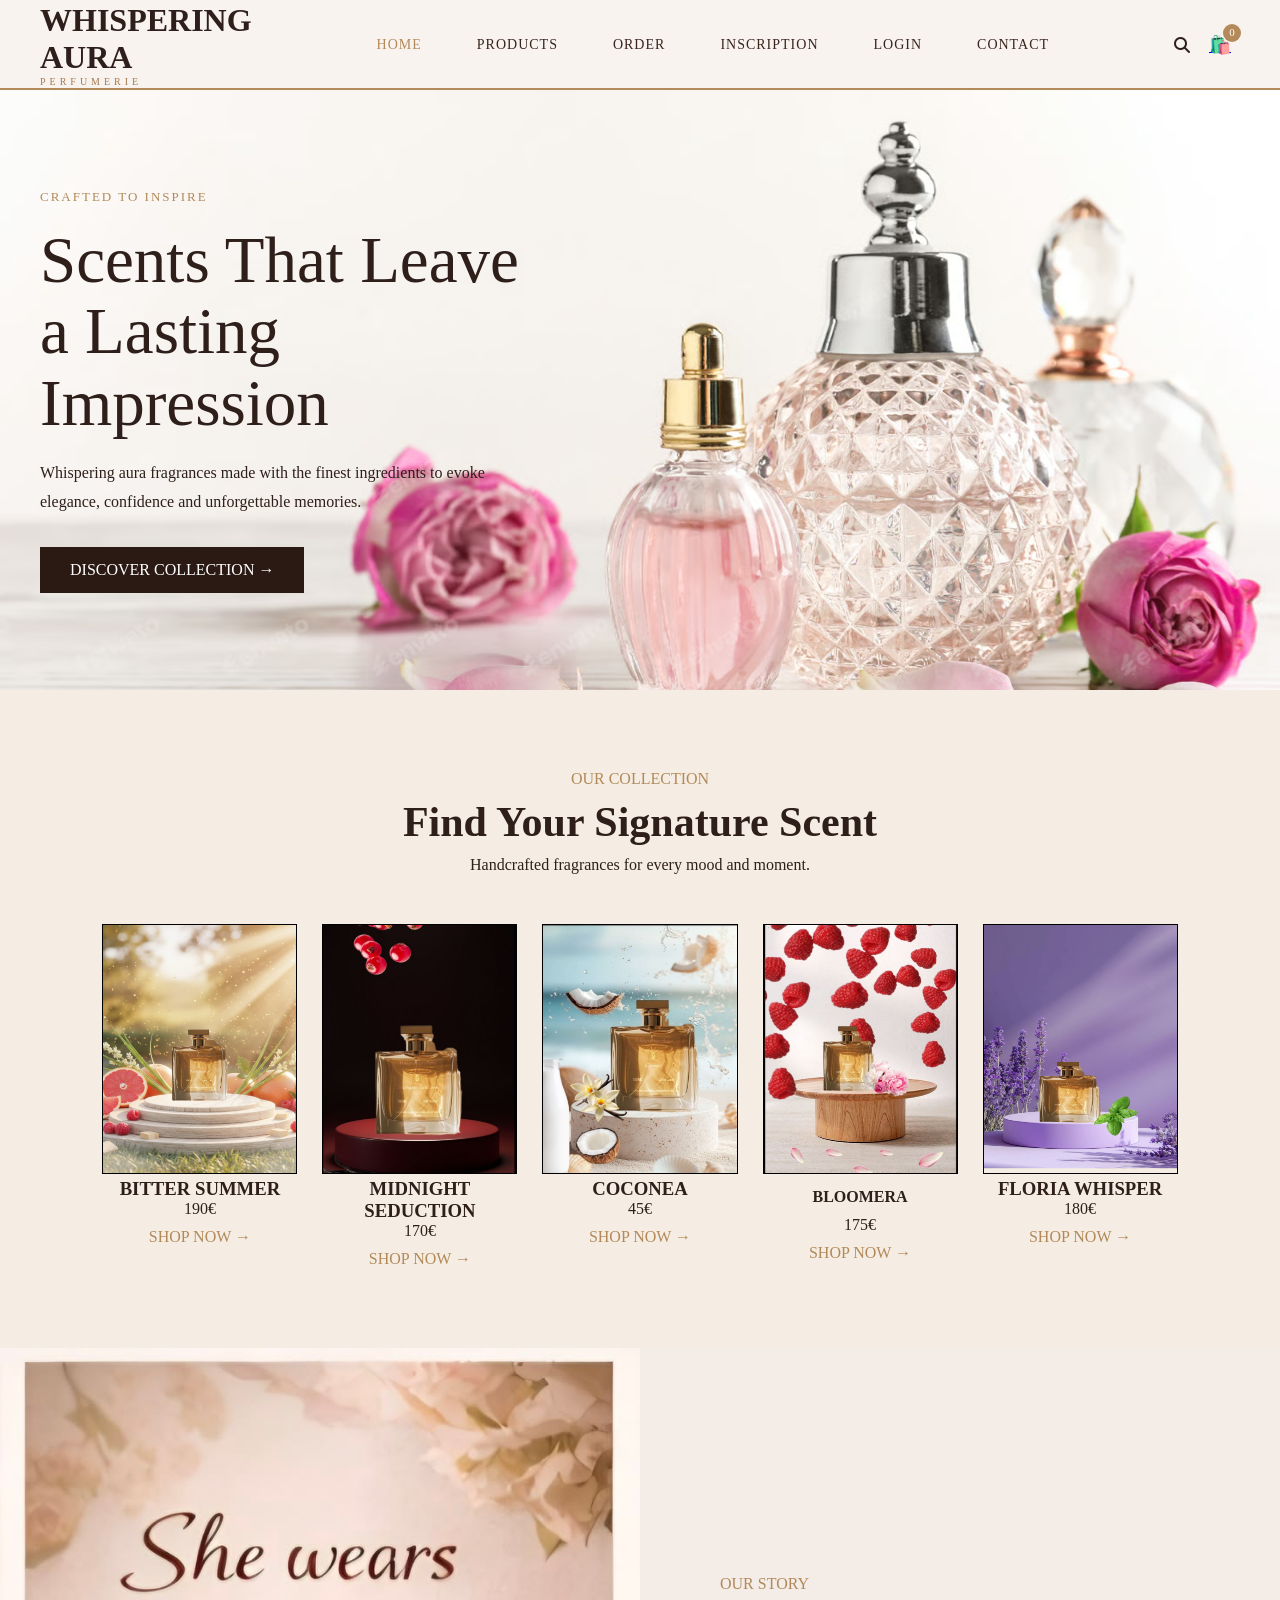
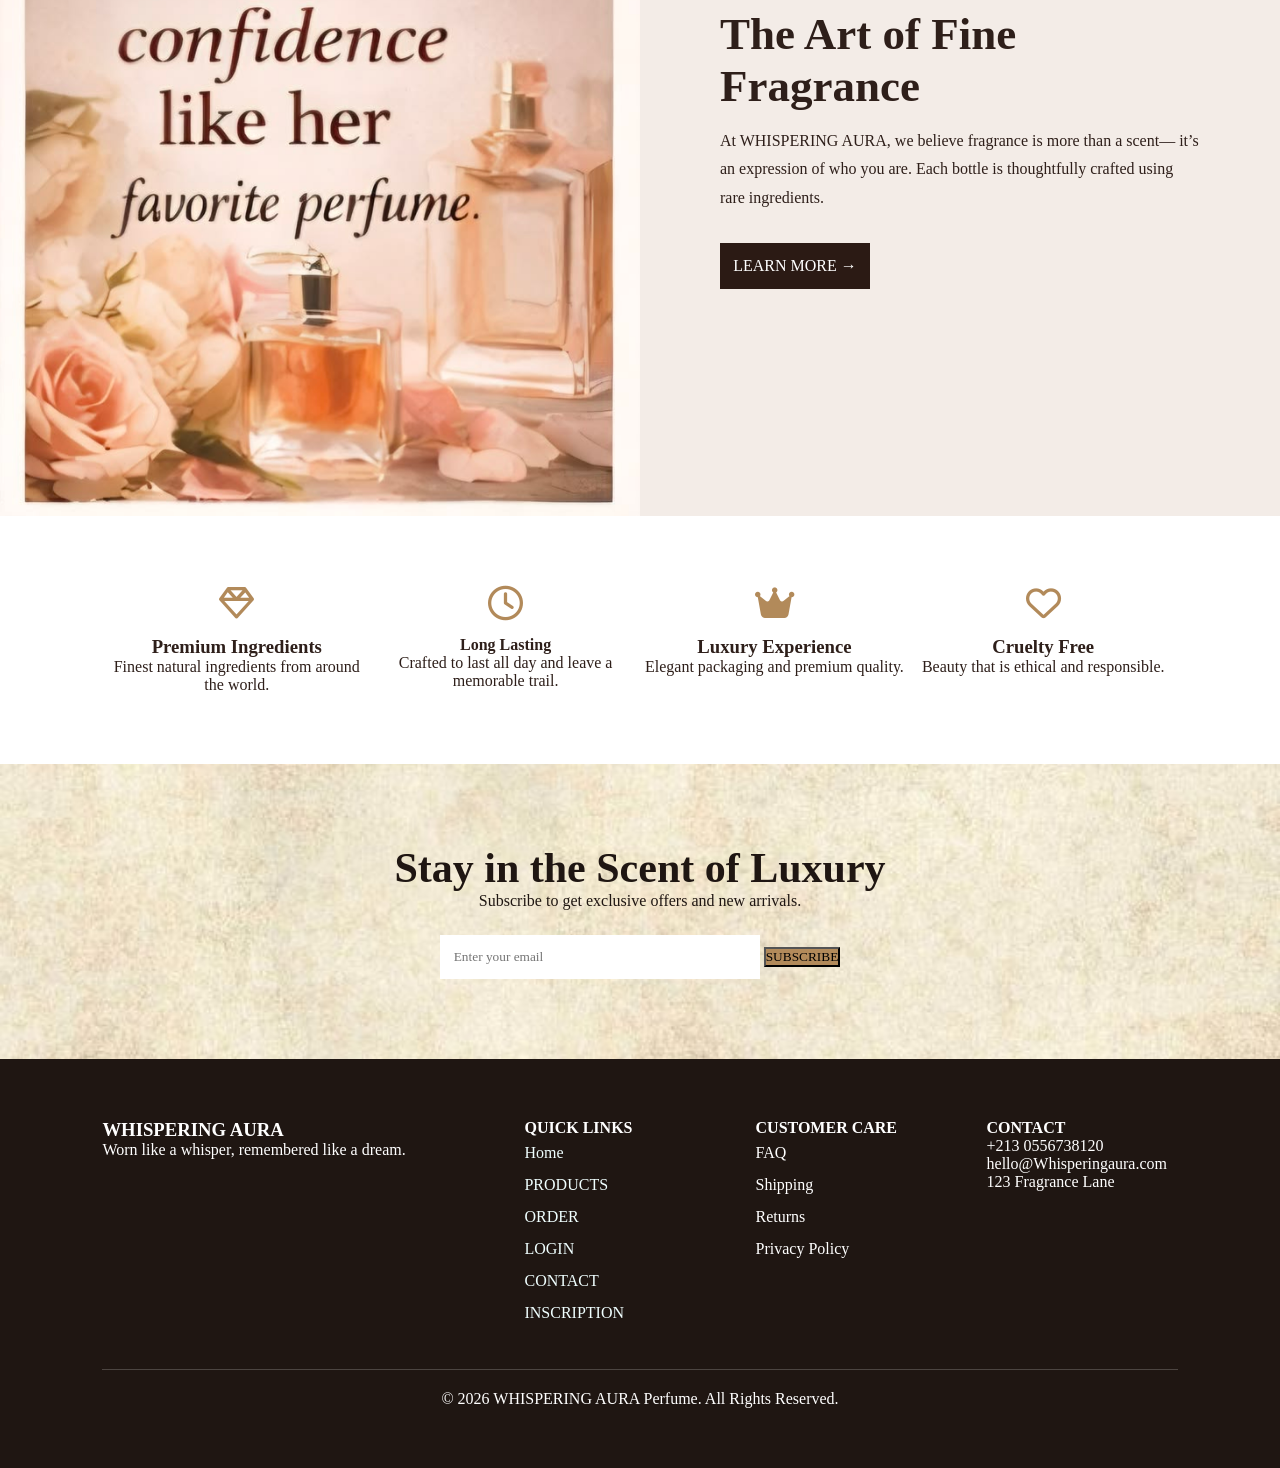
<file: index.html>
<!DOCTYPE html>
<html lang="en">
<head>
<meta charset="UTF-8">
<meta name="viewport" content="width=device-width, initial-scale=1.0">
<title>Whispering aura Perfumerie</title>
<link rel="stylesheet" href="./styles/index.css">
<link rel="stylesheet" href="./styles/navbar.css">
<link rel="stylesheet" href="https://cdnjs.cloudflare.com/ajax/libs/font-awesome/6.5.1/css/all.min.css">
</head>
<body>

    <div id="navbar-container"></div>
    <script src="javaScript/navbar.js"></script>

<!-- HERO -->
<section class="hero">
    <div class="hero-text">
        <span>CRAFTED TO INSPIRE</span>
        <h1>Scents That Leave a Lasting Impression</h1>
        <p>
            Whispering aura fragrances made with the finest ingredients
            to evoke elegance, confidence and unforgettable memories.
        </p>

        <a href="./content/products.html" class="me"> DISCOVER COLLECTION → </a> 
    </div>

    <div class="hero-image" ></div>
</section>

<!-- COLLECTION -->
<section class="collection">
    <p class="section-title">OUR COLLECTION</p>
    <h2>Find Your Signature Scent</h2>
    <p>Handcrafted fragrances for every mood and moment.</p>

    <div class="products">

        <div class="product">
            <img src="images/BitterSummer.png" alt="Bitter Summer">
            <h3>BITTER SUMMER</h3>
            <span>190€</span>
            <a href="content/products.html">SHOP NOW →</a>
        </div>

        <div class="product">
            <img src="images/MidnightSeduction.png" alt="Midnight Seduction">
            <h3>MIDNIGHT SEDUCTION</h3>
            <span>170€</span>
            <a href="content/products.html">SHOP NOW →</a>
        </div>

        <div class="product">
            <img src="images/Coconea.png" alt="Coconea">
            <h3>COCONEA</h3>
            <span>45€</span>
            <a href="content/products.html">SHOP NOW →</a>
        </div>

        <div class="product">
            <img src="images/Bloomera.png" alt="Bloomera">
            <h4>BLOOMERA</h4>
            <span>175€</span>
            <a href="content/products.html">SHOP NOW →</a>
        </div>

        <div class="product">
            <img src="images/FloriaWhisper.png" alt="Floria Whisper">
            <h3>FLORIA WHISPER</h3>
            <span>180€</span>
            <a href="content/products.html">SHOP NOW →</a>
        </div>

    </div>
</section>

<!-- STORY -->
<section class="story">

    <div class="story-image">
        <img src="images/story.jpeg" alt="story image">
    </div>

    <div class="story-content">
        <span>OUR STORY</span>
        <h2>The Art of Fine Fragrance</h2>

        <p>
            At WHISPERING AURA, we believe fragrance is more than a scent—
            it’s an expression of who you are.
            Each bottle is thoughtfully crafted using rare ingredients.
        </p>
        
        <a  href="./content/products.html" class="btn">
        LEARN MORE →</a>
    </div>

</section>

<!-- FEATURES -->
<section class="features">

    <div class="feature">
        <i class="fa-regular fa-gem"></i>
        <h3>Premium Ingredients</h3>
        <p>Finest natural ingredients from around the world.</p>
    </div>

    <div class="feature">
        <i class="fa-regular fa-clock"></i>
        <h4>Long Lasting</h4>
        <p>Crafted to last all day and leave a memorable trail.</p>
    </div>

    <div class="feature">
        <i class="fa-solid fa-crown"></i>
        <h3>Luxury Experience</h3>
        <p>Elegant packaging and premium quality.</p>
    </div>

    <div class="feature">
        <i class="fa-regular fa-heart"></i>
        <h3>Cruelty Free</h3>
        <p>Beauty that is ethical and responsible.</p>
    </div>

</section>

<!-- NEWSLETTER -->
<section class="newsletter">

    <h2>Stay in the Scent of Luxury</h2>
    <p>Subscribe to get exclusive offers and new arrivals.</p>

    <div class="subscribe">
        <input type="email" placeholder="Enter your email">
        <button>SUBSCRIBE</button>
    </div>

</section>

<!-- FOOTER -->
<footer>

    <div class="footer-grid">

        <div>
            <h3>WHISPERING AURA</h3>
            <p>
                Worn like a whisper, remembered like a dream.
            </p>
        </div>

        <div>
            <h4>QUICK LINKS</h4>
            <ul>
                <li><a href="index.html" style="color: azure; text-decoration: none;">Home</a></li>
                <li><a href="content/products.html" style="color: azure; text-decoration: none;">PRODUCTS</a></li>
                <li><a href="content/order.html" style="color: azure; text-decoration: none;">ORDER</a></li>
                <li><a href="content/login.html" style="color: azure; text-decoration: none;" >LOGIN</a></li>
                <li><a href="content/contact.html" style="color: azure; text-decoration: none;">CONTACT</a></li>
                <li><a href="content/Inscription.html" style="color: azure; text-decoration: none;">INSCRIPTION</a></li>
            </ul>
        </div>

        <div>
            <h4>CUSTOMER CARE</h4>
            <ul>
                <li>FAQ</li>
                <li>Shipping</li>
                <li>Returns</li>
                <li>Privacy Policy</li>
            </ul>
        </div>

        <div>
            <h4>CONTACT</h4>
            <p>+213 0556738120 </p>
            <p>hello@Whisperingaura.com</p>
            <p>123 Fragrance Lane</p>
        </div>

    </div>

    <div class="copyright">
        © 2026 WHISPERING AURA Perfume. All Rights Reserved.
    </div>

</footer>

<script src="./javaScript/index.js"></script>
</body>
</html>
</file>
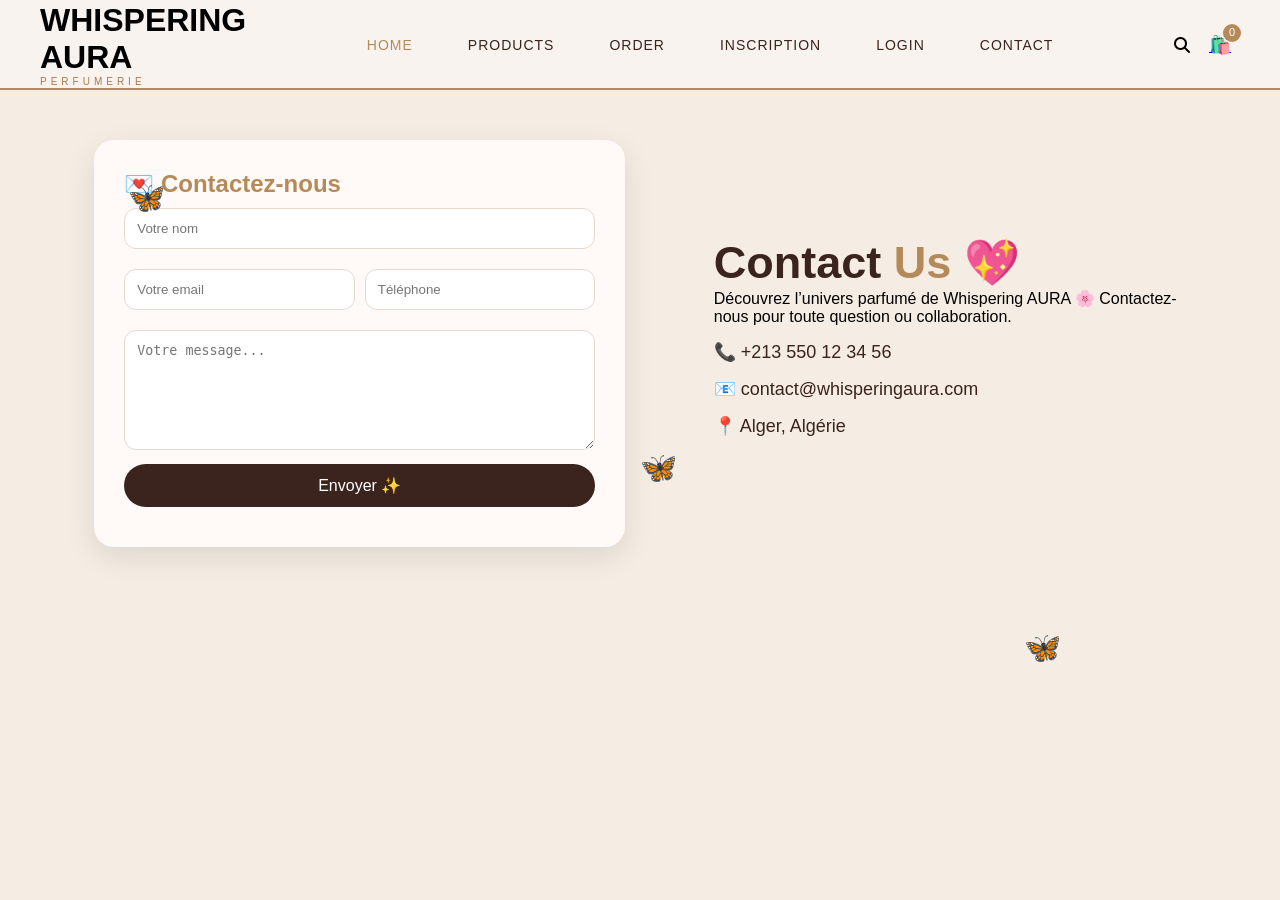
<file: content/contact.html>
<!DOCTYPE html>
<html lang="en">
<head>
    <meta charset="UTF-8">
    <title>contact page</title>
    <link rel="stylesheet" href="../styles/contact.css">
    <link rel="stylesheet" href="../styles/navbar.css">
    <link rel="stylesheet" href="https://cdnjs.cloudflare.com/ajax/libs/font-awesome/6.5.1/css/all.min.css">

</head>
<body>

    <div id="navbar-container"></div>
    <script src="../javaScript/navbar.js"></script>

<main class="container">

    <!-- FORM -->
    <section class="form-section glass">
        <h2>💌 Contactez-nous</h2>

        <form id="contactForm">

            <input type="text" id="nom" placeholder="Votre nom">

            <div class="row">
                <input type="email" id="email" placeholder="Votre email">
                <input type="text" id="phone" placeholder="Téléphone">
            </div>

            <textarea id="message" placeholder="Votre message..."></textarea>

            <button type="submit"> Envoyer ✨ </button>
        </form>

            <p id="successMessage"></p>
        
        </section>

    <!-- INFOS -->
    <section class="info-section">
        <h1>Contact <span>Us</span> 💖</h1>

        <p>
            Découvrez l’univers parfumé de Whispering AURA 🌸  
            Contactez-nous pour toute question ou collaboration.
        </p>

        <div class="info">📞 +213 550 12 34 56</div>
        <div class="info">📧 contact@whisperingaura.com</div>
        <div class="info">📍 Alger, Algérie</div>

    </section>

</main>

<!-- papillons -->
<div class="butterfly b1">🦋</div>
<div class="butterfly b2">🦋</div>
<div class="butterfly b3">🦋</div>

<script src="../javaScript/contact.js"></script>

</body>
</html>
</file>
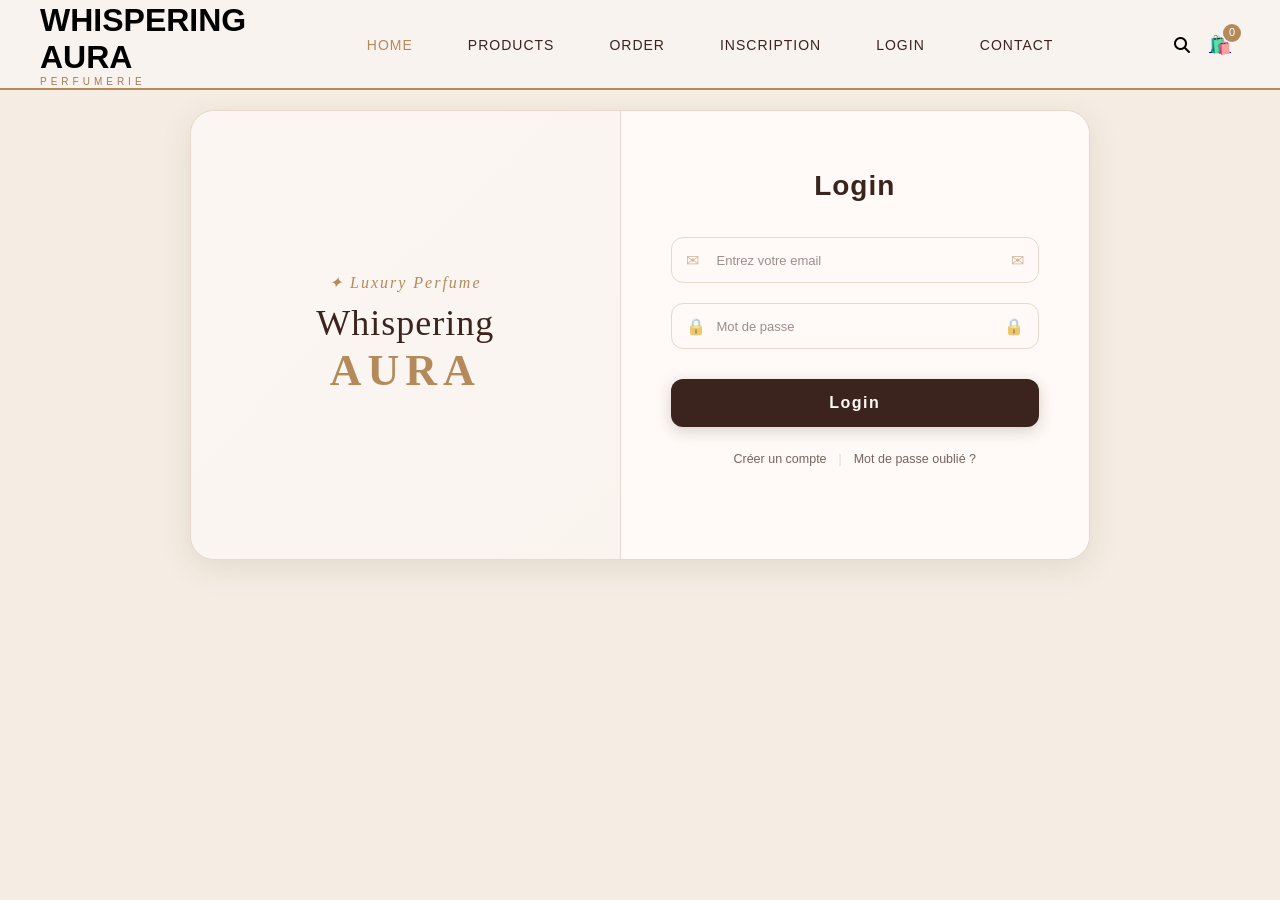
<file: content/login.html>
<!DOCTYPE html>
<html lang="fr">
<head>
    <meta charset="UTF-8">
    <meta name="viewport" content="width=device-width, initial-scale=1.0">
    <title>Whispering AURA - Login</title>
    <link rel="stylesheet" href="../styles/login.css">
    <link rel="stylesheet" href="../styles/navbar.css">
    <link rel="stylesheet" href="https://cdnjs.cloudflare.com/ajax/libs/font-awesome/6.5.1/css/all.min.css">
</head>
<body>

    <!-- Navbar  -->
     <div id="navbar-container"></div>
    <script src="../javaScript/navbar.js"></script>


    <div class="login-container">
        <div class="glass-card">
            <div class="card-left">
                <div class="brand-text">
                    <p class="brand-subtitle">✦ Luxury Perfume</p>
                    <h1 class="brand-name">Whispering<br><span class="brand-accent">AURA</span></h1>
                </div>
            </div>

            <!-- Right Side: Login Form -->
            <div class="card-right">
                <h2 class="login-title">Login</h2>

                <form id="loginForm">
                    <div class="input-group">
                        <span class="input-icon">✉</span>
                        <input type="email" id="email" placeholder="Entrez votre email" required>
                        <span class="input-icon-right">✉</span>
                    </div>

                    <div class="input-group">
                        <span class="input-icon">🔒</span>
                        <input type="password" id="password" placeholder="Mot de passe" required>
                        <span class="input-icon-right">🔒</span>
                    </div>

                    <button type="submit" class="login-btn" id="loginBtn">Login</button>
                </form>

                <div class="form-footer">
                    <a href="../content/Inscription.html" id="createAccount">Créer un compte</a>
                    <span class="separator">|</span>
                    <a href="#" id="forgotPassword">Mot de passe oublié ?</a>
                </div>

                <div class="status-msg" id="statusMsg"></div>
            </div>
        </div>
    </div>

    <script src="../javaScript/login.js"></script>
</body>
</html>
</file>
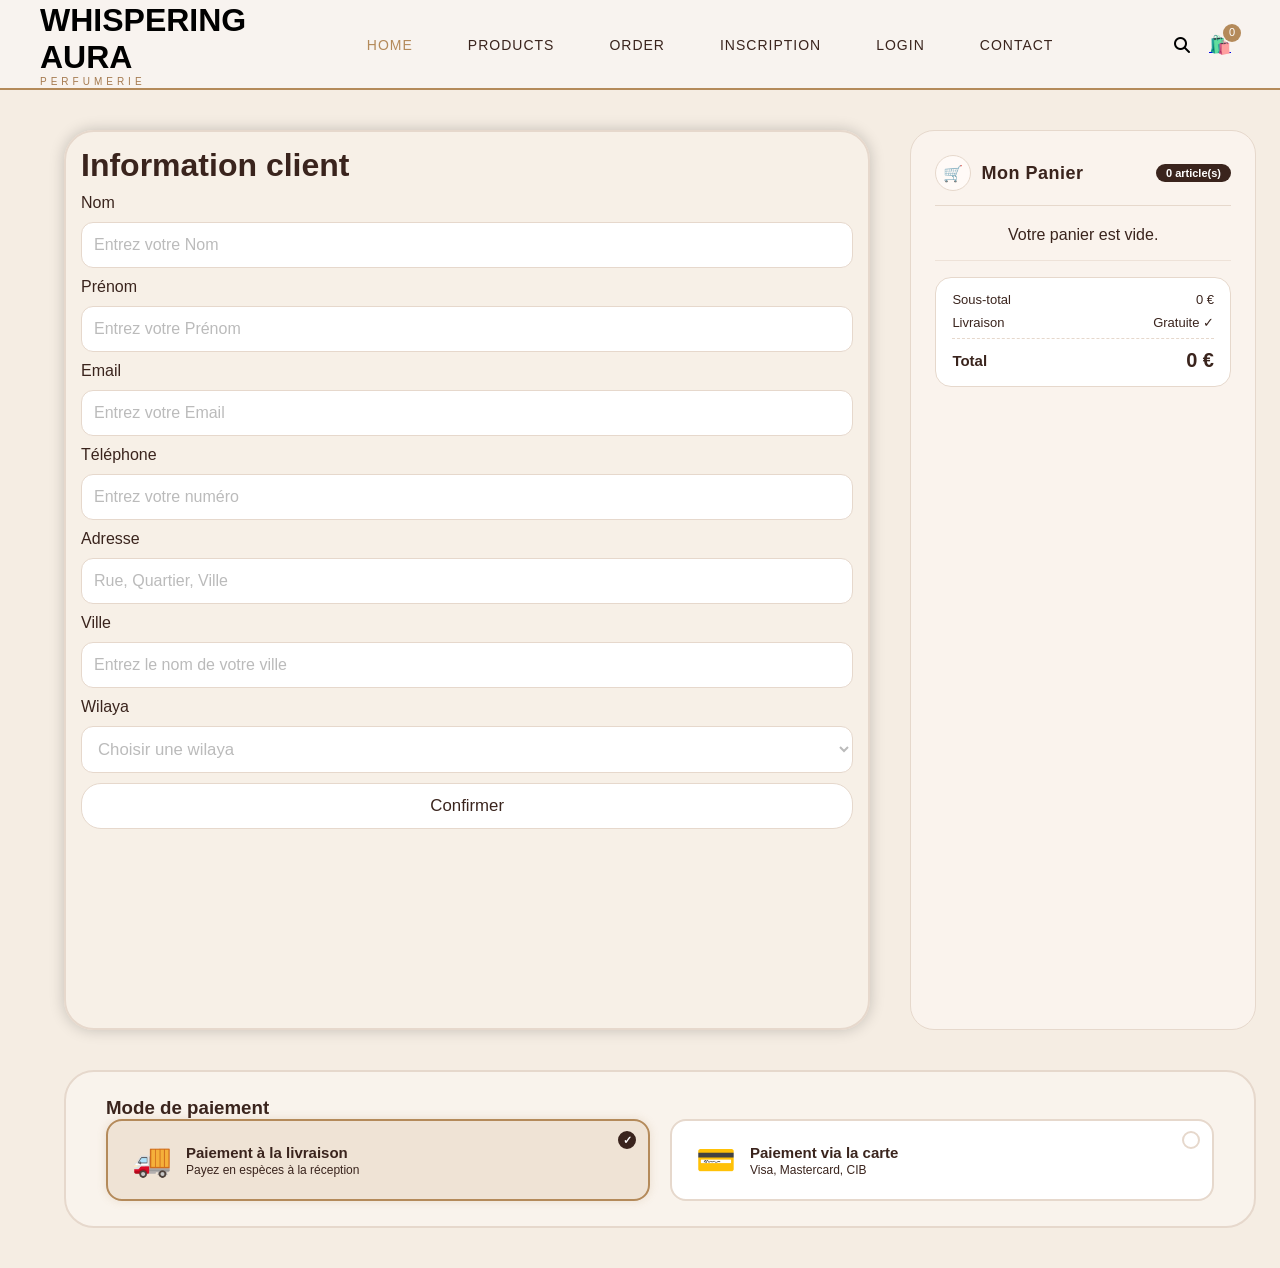
<file: content/order.html>
<!DOCTYPE html>
<html lang="fr">
<head>
    <meta charset="UTF-8">
    <meta name="viewport" content="width=device-width, initial-scale=1.0">
    <title>Order page</title>
    <link rel="stylesheet" href="../styles/order.css">
    <link rel="stylesheet" href="../styles/navbar.css">
    <link rel="stylesheet" href="https://cdnjs.cloudflare.com/ajax/libs/font-awesome/6.5.1/css/all.min.css">
</head>
<body>

    <div id="navbar-container"></div>
    <script src="../javaScript/navbar.js"></script>

<div class="grid-container">

    
    <div class="formulaire">
        <form onsubmit="return validateForm()">
            <h1>Information client</h1>

            <label for="Nom">Nom</label>
            <input type="text" id="Nom" placeholder="Entrez votre Nom">

            <label for="Prénom">Prénom</label>
            <input type="text" id="Prénom" placeholder="Entrez votre Prénom">

            <label for="Email">Email</label>
            <input type="text" id="Email" placeholder="Entrez votre Email">

            <label for="Téléphone">Téléphone</label>
            <input type="text" id="Téléphone" placeholder="Entrez votre numéro">

            <label for="adresse">Adresse</label>
            <input type="text" id="adresse" placeholder="Rue, Quartier, Ville">

            <label for="Ville">Ville</label>
            <input type="text" id="Ville" placeholder="Entrez le nom de votre ville">

            <label for="wilaya-select">Wilaya</label>
            <select id="wilaya-select" required>
                <option value="" disabled selected>Choisir une wilaya</option>
                <option>Adrar</option>
                <option>Chlef</option>
                <option>Laghouat</option>
                <option>Oum El Bouaghi</option>
                <option>Batna</option>
                <option>Béjaïa</option>
                <option>Biskra</option>
                <option>Béchar</option>
                <option>Blida</option>
                <option>Bouira</option>
                <option>Tamanrasset</option>
                <option>Tébessa</option>
                <option>Tlemcen</option>
                <option>Tiaret</option>
                <option>Tizi Ouzou</option>
                <option>Alger</option>
                <option>Djelfa</option>
                <option>Jijel</option>
                <option>Sétif</option>
                <option>Saïda</option>
                <option>Skikda</option>
                <option>Sidi Bel Abbès</option>
                <option>Annaba</option>
                <option>Guelma</option>
                <option>Constantine</option>
                <option>Médéa</option>
                <option>Mostaganem</option>
                <option>M'Sila</option>
                <option>Mascara</option>
                <option>Ouargla</option>
                <option>Oran</option>
                <option>El Bayadh</option>
                <option>Illizi</option>
                <option>Bordj Bou Arreridj</option>
                <option>Boumerdès</option>
                <option>El Tarf</option>
                <option>Tindouf</option>
                <option>Tissemsilt</option>
                <option>El Oued</option>
                <option>Khenchela</option>
                <option>Souk Ahras</option>
                <option>Tipaza</option>
                <option>Mila</option>
                <option>Aïn Defla</option>
                <option>Naâma</option>
                <option>Aïn Témouchent</option>
                <option>Ghardaïa</option>
                <option>Relizane</option>
            </select>
            <input type="submit" value="Confirmer">
        </form>
    </div>

    
    <div class="panier">
    <div class="panier-header">
        <div class="panier-icon">🛒</div>
        <h2>Mon Panier</h2>
        <span class="panier-badge" id="panier-badge">0 article</span>
    </div>

    <div id="contenu-panier"></div>

    <div class="panier-separator"></div>

    <div class="total-section">
        <div class="total-ligne">
            <span>Sous-total</span>
            <span id="sous-total">0 €</span>
        </div>
        <div class="total-ligne">
            <span>Livraison</span>
            <span>Gratuite ✓</span>
        </div>
        <div class="total-final">
            <span class="total-label">Total</span>
            <span class="total-montant" id="affichage-total">0 €</span>
        </div>
    </div>
</div>

   
    <div class="paiment">
        <h3>Mode de paiement</h3>
        <div class="paiement-options">

            <div class="paiement-carte selected" id="carte-livraison" onclick="selectPaiement('livraison')">
                <span class="emoji">🚚</span>
                <div>
                    <div class="label">Paiement à la livraison</div>
                    <div class="sublabel">Payez en espèces à la réception</div>
                </div>
                <div class="checkmark"></div>
            </div>

            <div class="paiement-carte" id="carte-cb" onclick="selectPaiement('cb')">
                <span class="emoji">💳</span>
                <div>
                    <div class="label">Paiement via la carte</div>
                    <div class="sublabel">Visa, Mastercard, CIB</div>
                </div>
                <div class="checkmark"></div>
            </div>

        </div>
    </div>

</div> 

<script src="../javaScript/order.js"></script>

</body>
</html>
</file>
<file: styles/index.css>
*{
margin:0;
padding:0;
box-sizing:border-box;
font-family:'Georgia',serif;
}

body{
background:#f5ede3;
color:#2e1f1a;
}

header{
display:flex;
justify-content:space-between;
align-items:center;
padding:20px 8%;
background:white;
}

.logo h2{
font-size:28px;
}

.logo span{
font-size:11px;
letter-spacing:3px;
}

nav{
display:flex;
gap:35px;
}

nav a{
text-decoration:none;
color:#222;
font-size:14px;
}

.active{
color:#b28a5a;
}

.icons{
display:flex;
gap:20px;
font-size:18px;
cursor:pointer;
}

.icons :hover{
  background-color:#ffedd6 ;
}

.hero-text{
max-width:500px;
margin-left: 40px;
}

.hero-text span{
color:#b28a5a;
letter-spacing:2px;
font-size:13px;
}

.hero-text h1{
font-size:65px;
font-weight:500;
margin:20px 0;
line-height:1.1;
}

.hero-text p{
line-height:1.8;
margin-bottom:30px;
}
.btn{
    display: inline-block;
    padding: 14px 7px;
    text-decoration: none;
    background-color: #2b1a14;
    width: 150px;
    color: white;
    text-align: center;

}
.me{
width: auto;
display: inline-block;
background:#2b1a14;
color:white;
border:none;
padding:14px 30px;
cursor:pointer;
height: auto;
font-size: inherit;
text-decoration: none;
}

.hero{
    display:flex;
    align-items:center;
    justify-content:space-between;


    background-image:url("../images/home1.avif");
    background-size:cover;
    background-position:center;
    background-repeat:no-repeat;
}   

.hero-image{
    width:50%;
    min-height:600px;
}

.collection{
padding:80px 8%;
text-align:center;
}

.section-title{
color:#b28a5a;
margin-bottom:10px;
}

.collection h2{
font-size:42px;
margin-bottom:10px;
}

.products{
display:grid;
grid-template-columns:repeat(5,1fr);
gap:25px;
margin-top:50px;
}

.product img{
width:100%;
height: 250px;
border: 1px solid black;
}

.product h4{
margin:10px 0;
}

.product a{
display:block;
margin-top:10px;
text-decoration:none;
color:#b28a5a;
}

.story{
display:grid;
grid-template-columns:1fr 1fr;
}

.story img{
width:100%;
height:100%;
object-fit:cover;
}

.story-content{
padding:80px;
background:#f3ece7;
display:flex;
flex-direction:column;
justify-content:center;
}

.story-content span{
color:#b28a5a;
}

.story-content h2{
font-size:45px;
margin:15px 0;
}

.story-content p{
line-height:1.8;
margin-bottom:30px;
}

.features{
display:grid;
grid-template-columns:repeat(4,1fr);
padding:70px 8%;
text-align:center;
background:white;
}

.feature i{
font-size:35px;
color:#b28a5a;
margin-bottom:15px;
}

.newsletter{
background:url('../images/backgroundpic.jpg') center/cover;
padding:80px;
text-align:center;
color:#1f1612;
}

.newsletter h2{
font-size:42px;
}

.subscribe{
margin-top:25px;
}

.subscribe input{
padding:14px;
width:320px;
border:none;
}

.subscribe button{
background:#b28a5a;
}

footer{
background:#1f1612;
color:white;
padding:60px 8%;
}

.footer-grid{
display:grid;
grid-template-columns:2fr 1fr 1fr 1fr;
gap:40px;
}

.footer-grid ul{
list-style:none;
line-height:2;
}

.copyright{
margin-top:40px;
text-align:center;
border-top:1px solid rgba(255,255,255,.2);
padding-top:20px;
}

@media(max-width:1000px){

.hero{
flex-direction:column;
}

.products{
grid-template-columns:repeat(2,1fr);
}

.features{
grid-template-columns:repeat(2,1fr);
gap:40px;
}

.story{
grid-template-columns:1fr;
}

.footer-grid{
grid-template-columns:1fr;
}
}
</file>
<file: styles/navbar.css>
*{
    margin:0;
    padding:0;
    box-sizing:border-box;
}


body {
    display: block !important;      
    min-height: 100vh;
    background:#f5ede3;
    font-family: 'Poppins', sans-serif;
   
}

.navbar{
    width:100%;
    height:90px;
    background:#f8f3ef;
    display:flex;
    align-items:center;
    padding:0 40px;
    border-bottom:1px solid #e7ddd5;
    position:sticky;
    top:0;
    z-index:1000;
    margin: 0;
}

.navbar{
  justify-content: space-between;
}

.logo{
  flex:0;
}

.logo h2{
    font-size:28px;
    font-weight:500;
    color:#3a241d;
    letter-spacing:2px;
}

.logo span{
    display:block;
    font-size:10px;
    letter-spacing:4px;
    color:#a57a4f;
}

nav{
    display:flex;
    gap:35px;
    justify-content: center;
    flex: 1;
}

nav a{
    text-decoration:none;
    color:#3a241d;
    font-size:14px;
    font-weight:500;
    letter-spacing: 1px;
    text-transform: uppercase;
    margin: 10px;
}

nav a:hover,
nav a.active{
    color:#b48a5a;
}

nav a.active::after{
    content:"";
    width:100%;
    height:2px;
    background:#b48a5a;
    position:absolute;
    left:0;
    bottom:-1px;
}

.nav-icons{
    display:flex;
    gap:15px;
    align-items: center;
}

.icon-btn{
    font-size: 18px;
    cursor: pointer;
}

.cart-btn{
    position:relative;
    display: flex;
    align-items: center;
    justify-content: center;
    width: 40px;
    height: 40px;
}

.cart-count{
    position:absolute;
    top:-1px;
    right:-1px;
    width:18px;
    height:18px;
    border-radius:50%;
    background:#b48a5a;
    color:white;
    font-size:11px;
    display:flex;
    justify-content:center;
    align-items:center;
    line-height: 1;
}

.search-container{
    display:flex;
    align-items:center;
    gap:10px;
}

#search-input{
    width:0;
    opacity:0;
    padding:8px 0;
    border:none;
    outline:none;
    transition:all .3s ease;
}

#search-input.active{
    width:220px;
    opacity:1;
    padding:8px 12px;
    border:1px solid #ccc;
    border-radius:20px;
}

.navbar button{
  all: unset;
}

@media(max-width:768px){

    .navbar{
        flex-direction:column;
        height:auto;
        padding:20px;
        min-height: auto;
    }

    nav{
        margin:20px 0;
        flex-wrap:wrap;
        justify-content:center;
        gap:20px;
    }
}
</file>
<file: styles/contact.css>
* {
    margin: 0; 
    padding: 0;
    box-sizing: border-box;
}


body { 
    margin: 0; 
    font-family: 'Segoe UI', sans-serif; 
    background:#f5ede3;
    overflow-x: hidden; 
} 

/* CONTAINER */ 
.container { 
    display: flex; 
    justify-content: space-around; 
    align-items: center; 
    padding: 50px; 
} 

/* GLASS EFFECT */ 
.glass { 
    background: #fffaf7; 
    backdrop-filter: blur(15px); 
    border-radius: 20px; 
    padding: 30px; 
    box-shadow: 0 10px 30px rgba(0,0,0,0.1); 
} 

/* FORM */ 
.form-section { width: 45%; } 

.form-section h2 { color: #b48a5a; } 

input, textarea { 
    width: 100%; 
    padding: 12px; 
    margin: 10px 0; 
    border-radius: 12px;
    border: 1px solid #e6d8cc;
    outline: none;
}

textarea {
    height: 120px;
}

.row {
    display: flex;
    gap: 10px;
}

/* BUTTON */
button {
    width: 100%;
    padding: 12px;
    border-radius: 25px;
    border: none;
    background: #3a241d;
    color: white;
    font-size: 16px;
    cursor: pointer;
    transition: 0.3s;
}

button:hover {
    transform: scale(1.05);
    box-shadow: 0 0 15px #b48a5a;
}

/* SUCCESS MESSAGE */
#successMessage {
    color: #3a241d;
    font-weight: bold;
    margin-top: 10px;
}

/* INFO */
.info-section {
    width: 40%;
}

.info-section h1 {
    font-size: 45px;
    color: #3a241d;
}

.info-section span {
    color: #b48a5a;
}

.info {
    margin: 15px 0;
    font-size: 18px;
    color: #3a241d;
}

/* PAPILLONS ANIMÉS */
.butterfly {
    position: fixed;
    font-size: 30px;
    animation: float 6s infinite ease-in-out;
}

.b1 { top: 20%; left: 10%; }
.b2 { top: 70%; left: 80%; }
.b3 { top: 50%; left: 50%; }

@keyframes float {
    0% { transform: translateY(0); }
    50% { transform: translateY(-20px) translateX(10px); }
    100% { transform: translateY(0); }
}

/* RESPONSIVE */
@media (max-width: 768px) {
    .container {
        flex-direction: column;
    }

    .form-section, .info-section {
        width: 100%;
    }
}
</file>
<file: styles/login.css>
* {
    margin: 0; 
    padding: 0;
    box-sizing: border-box;
}

body {
    display: flex;
    justify-content: center;
    align-items: center;
    min-height: 100vh;
    background:#f5ede3;
    font-family: 'Poppins', sans-serif;
    padding: 0;
    margin: 0;
}

.login-container {
    width: 100%;
    max-width: 900px;
    margin: 20px auto 10px;       
    display: flex;                  
    justify-content: center;
    align-items: center;
}

/* GLASS CARD */
.glass-card {
    display: flex;
    width: 100%;
    min-height: 450px;
    background-color: #fffaf7;
    border: 1px solid #e6d8cc;
    border-radius: 24px;
    box-shadow: 0 8px 32px rgba(58, 36, 29, 0.1);
    overflow: hidden;
    animation: fadeInUp 0.8s ease-out;
}

@keyframes fadeInUp {
    from {
        opacity: 0;
        transform: translateY(30px);
    }
    to {
        opacity: 1;
        transform: translateY(0);
    }
}

/* LEFT SIDE */
.card-left {
    flex: 1;
    display: flex;
    flex-direction: column;
    align-items: center;
    justify-content: center;
    padding: 40px 30px;
    background: linear-gradient(135deg, rgba(248, 243, 239, 0.5) 0%, rgba(245, 238, 232, 0.5) 100%);
    border-right: 1px solid #e6d8cc;
}

.perfume-img {
    width: 160px;
    height: auto;
    margin-bottom: 20px;
    filter: drop-shadow(0 8px 20px rgba(180, 138, 90, 0.2));
    transition: transform 0.4s ease;
}

.perfume-img:hover {
    transform: scale(1.05);
}

.brand-text {
    text-align: center;
}

.brand-subtitle {
    font-family: 'Cormorant Garamond', serif;
    font-style: italic;
    font-size: 16px;
    color: #b48a5a;
    letter-spacing: 2px;
    margin-bottom: 10px;
}

.brand-name {
    font-family: 'Cormorant Garamond', serif;
    font-size: 36px;
    font-weight: 400;
    color: #3a241d;
    line-height: 1.2;
    letter-spacing: 1px;
}

.brand-accent {
    font-size: 44px;
    font-weight: 600;
    color: #b48a5a;
    display: block;
    letter-spacing: 6px;
    text-transform: uppercase;
}

/* RIGHT SIDE */
.card-right {
    flex: 1;
    display: flex;
    flex-direction: column;
    justify-content: center;
    padding: 40px 50px;
    background-color: #fffaf7;
}

.login-title {
    font-family: 'Poppins', sans-serif;
    font-size: 28px;
    font-weight: 600;
    color: #3a241d;
    text-align: center;
    margin-bottom: 35px;
    letter-spacing: 1px;
}

/* INPUT FIELDS */
.input-group {
    position: relative;
    margin-bottom: 20px;
}

.input-group input {
    width: 100%;
    padding: 14px 45px;
    border: 1px solid #e6d8cc;
    border-radius: 12px;
    background-color: #fffaf7;
    font-family: 'Poppins', sans-serif;
    font-size: 14px;
    color: #3a241d;
    outline: none;
    transition: all 0.3s ease;
}

.input-group input::placeholder {
    color: rgba(58, 36, 29, 0.5);
    font-size: 13px;
}

.input-group input:focus {
    border-color: #b48a5a;
    background-color: #fffaf7;
    box-shadow: 0 0 0 3px rgba(180, 138, 90, 0.15);
}

.input-icon {
    position: absolute;
    left: 15px;
    top: 50%;
    transform: translateY(-50%);
    font-size: 16px;
    color: #b48a5a;
    opacity: 0.6;
    pointer-events: none;
}

.input-icon-right {
    position: absolute;
    right: 15px;
    top: 50%;
    transform: translateY(-50%);
    font-size: 16px;
    color: #b48a5a;
    opacity: 0.6;
    pointer-events: none;
}

/* LOGIN BUTTON */
.login-btn {
    width: 100%;
    padding: 15px;
    border: none;
    border-radius: 12px;
    background-color: #3a241d;
    color: #fffaf7;
    font-family: 'Poppins', sans-serif;
    font-size: 16px;
    font-weight: 600;
    letter-spacing: 1.5px;
    cursor: pointer;
    transition: all 0.3s ease;
    margin-top: 10px;
    box-shadow: 0 4px 15px rgba(58, 36, 29, 0.2);
}

/* Hover effects: warm beige/gold tones */
.login-btn:hover {
    background-color: #b48a5a;
    transform: translateY(-2px);
    box-shadow: 0 8px 25px rgba(180, 138, 90, 0.3);
}

.login-btn:active {
    transform: translateY(0);
    box-shadow: 0 2px 10px rgba(58, 36, 29, 0.2);
}

/* FORM FOOTER LINKS */
.form-footer {
    display: flex;
    justify-content: center;
    align-items: center;
    gap: 12px;
    margin-top: 25px;
}

.form-footer a {
    font-family: 'Poppins', sans-serif;
    font-size: 12.5px;
    color: #3a241d;
    text-decoration: none;
    opacity: 0.7;
    transition: all 0.3s ease;
}


.form-footer a:hover {
    color: #b48a5a;
    opacity: 1;
}

.separator {
    color: #e6d8cc;
    font-size: 12px;
}

/* STATUS MESSAGE */
.status-msg {
    text-align: center;
    margin-top: 15px;
    font-size: 13px;
    font-weight: 500;
    opacity: 0;
    transition: opacity 0.4s ease;
    min-height: 20px;
}

@media (max-width: 768px) {
    .glass-card {
        flex-direction: column;
        min-height: auto;
    }

    .card-left {
        padding: 30px 20px 25px;
        border-right: none;
        border-bottom: 1px solid #e6d8cc;
    }

    .perfume-img {
        width: 120px;
    }

    .brand-name {
        font-size: 28px;
    }

    .brand-accent {
        font-size: 36px;
    }

    .card-right {
        padding: 35px 30px 40px;
    }

    .login-title {
        font-size: 24px;
    }
}

@media (max-width: 480px) {
    body {
        padding: 10px;
    }

    .card-right {
        padding: 30px 25px 35px;
    }
}
</file>
<file: styles/order.css>
* {
    margin: 0; 
    padding: 0;
    box-sizing: border-box;
}

body {
    min-height: 100vh;
    margin: 0;
    font-family: Arial;
    background:#f5ede3;
}
 

.grid-container {
    display: grid;
    grid-template-columns: 70% 30%;
    grid-template-rows: auto auto;
    gap: 40px;
    width: 90%;
    margin: 40px auto;
}
 

main, .formulaire {
    background: rgba(255, 250, 247, 0.223);
    min-height: 100vh;
    border: 2px solid #e6d8cc;
    border-radius: 30px;
    box-shadow: 0px 0px 15px rgba(0,0,0,0.2);
    padding: 15px;
    color: #3a241d;
}
 

form {
    display: grid;
    gap: 10px;
}
 
input,
select {
    border: 1px solid #e6d8cc;
    padding: 12px;
    font-size: 1.05rem;
    border-radius: 12px;
    outline: none;
    transition: 0.3s;
    background: white;
    width: 100%;
    box-sizing: border-box;
}
 
input::placeholder {
    color: #bbb;
    font-size: 16px;
}
 
select {
    color: #bbb;
}
 
select:valid {
    color: #3a241d;
}
 

input[type="submit"] {
    border-radius: 20px;
    color: #3a241d;
    cursor: pointer;
    background: white;
    width: auto;
}

 
input[type="submit"]:hover {
    background-color: #c7a27a;
}

 
.panier {
    background: rgba(255, 250, 247, 0.5);
    border: 1.5px solid #e6d8cc;
    border-radius: 24px;
    padding: 24px;
    box-sizing: border-box;
    color: #3a241d;
}
 

.panier-header {
    display: flex;
    align-items: center;
    gap: 10px;
    margin-bottom: 20px;
    padding-bottom: 14px;
    border-bottom: 1px solid #e6d8cc;
}
 
.panier-header h2 {
    font-size: 18px;
    font-weight: 600;
    color: #3a241d;
    letter-spacing: 0.5px;
    margin: 0;
}
 
.panier-icon {
    width: 36px;
    height: 36px;
    background: #fffaf7;
    border: 1px solid #e6d8cc;
    border-radius: 50%;
    display: flex;
    align-items: center;
    justify-content: center;
    font-size: 16px;
}
 
.panier-badge {
    margin-left: auto;
    background: #3a241d;
    color: white;
    font-size: 11px;
    font-weight: 600;
    padding: 3px 10px;
    border-radius: 20px;
}
 

.produit {
    display: flex;
    align-items: center;
    gap: 14px;
    background: white;
    border: 1px solid #e6d8cc;
    border-radius: 16px;
    padding: 12px 14px;
    margin-bottom: 10px;
    transition: box-shadow 0.2s;
}
 
.produit:hover {
    box-shadow: 0 2px 12px rgba(199, 162, 122, 0.1);
}
 
.produit img {
    width: 58px;
    height: 58px;
    border-radius: 12px;
    object-fit: cover;
    border: 1px solid #e6d8cc;
    flex-shrink: 0;
}
 

.info {
    flex: 1;
}
 
.info h3 {
    font-size: 14px;
    font-weight: 600;
    color: #3a241d;
    margin: 0 0 3px 0;
}
 
.info p {
    font-size: 13px;
    font-weight: 600;
    color: #3a241d;
    margin: 0 0 6px 0;
}
 

.qty-control {
    display: flex;
    align-items: center;
    gap: 8px;
    margin-top: 6px;
}
 
.qty-btn {
    width: 24px;
    height: 24px;
    border-radius: 50%;
    border: 1px solid #e6d8cc;
    background: #fffaf7;
    color: #3a241d;
    font-size: 14px;
    cursor: pointer;
    display: flex;
    align-items: center;
    justify-content: center;
    font-weight: 600;
    transition: background 0.2s;
    padding: 0;
}
 
.qty-btn:hover {
    background: #d8b894;
}
 
.qty-val {
    font-size: 13px;
    font-weight: 600;
    color: #3a241d;
    min-width: 18px;
    text-align: center;
}
 

.delete-btn {
    background: none;
    border: none;
    color: #3a241d;
    font-size: 16px;
    cursor: pointer;
    padding: 4px 8px;
    border-radius: 8px;
    transition: background 0.2s;
    flex-shrink: 0;
}
 
.delete-btn:hover {
    background: #fffaf7;
}
 

.panier-separator {
    height: 1px;
    background: #e6d8cc;
    margin: 16px 0;
    opacity: 0.6;
}
 

.total-section {
    background: white;
    border: 1px solid #e6d8cc;
    border-radius: 16px;
    padding: 14px 16px;
}
 
.total-ligne {
    display: flex;
    justify-content: space-between;
    font-size: 13px;
    color: #3a241d;
    margin-bottom: 8px;
}
 
.total-final {
    display: flex;
    justify-content: space-between;
    align-items: center;
    padding-top: 10px;
    border-top: 1px dashed #e6d8cc;
}
 
.total-label {
    font-size: 15px;
    font-weight: 600;
    color: #3a241d;
}
 
.total-montant {
    font-size: 20px;
    font-weight: 700;
    color: #3a241d;
}
 

.paiment {
    grid-column: 1 / 3;
    background: rgba(255, 250, 247, 0.4);
    border: 2px solid #e6d8cc;
    border-radius: 30px;
    padding: 25px 40px;
    color: #3a241d;
    box-sizing: border-box;
    width: 100%;
    margin-top: 0;
}
 

.paiement-options {
    display: flex;
    gap: 20px;
    flex-wrap: wrap;
}
 
.paiement-carte {
    flex: 1;
    min-width: 180px;
    border: 2px solid #e6d8cc;
    border-radius: 16px;
    padding: 20px 24px;
    background: white;
    cursor: pointer;
    display: flex;
    align-items: center;
    gap: 14px;
    transition: all 0.25s;
    position: relative;
}
 
.paiement-carte:hover {
    background: #fffaf7;
    border-color: #b48a5a;
}
 
.paiement-carte input[type="radio"] {
    display: none;
}
 
.paiement-carte.selected {
    border-color: #b48a5a;
    background: rgba(199, 162, 122, 0.2);
    box-shadow: 0 0 10px rgba(180, 138, 90, 0.2);
}
 
.paiement-carte .emoji {
    font-size: 2rem;
}
 
.paiement-carte .label {
    font-size: 15px;
    font-weight: 600;
    color: #3a241d;
}
 
.paiement-carte .sublabel {
    font-size: 12px;
    color: #3a241d;
    margin-top: 2px;
}
 
.checkmark {
    position: absolute;
    top: 10px;
    right: 12px;
    width: 18px;
    height: 18px;
    border-radius: 50%;
    border: 2px solid #e6d8cc;
    background: white;
    transition: all 0.2s;
}
 
.paiement-carte.selected .checkmark {
    background: #3a241d;
    border-color: #3a241d;
    display: flex;
    align-items: center;
    justify-content: center;
}
 
.paiement-carte.selected .checkmark::after {
    content: '✓';
    color: white;
    font-size: 11px;
    font-weight: bold;
}

@media screen and (max-width: 768px) {
    .grid-container {
        grid-template-columns: 1fr;
    }

    .formulaire,
    .panier,
    .paiment {
        grid-column: 1 / 2;
        min-height: auto;
        width: 100%;
    }

    .paiment {
        padding: 15px;        
    }

    .paiement-options {
        flex-direction: column;   
        gap: 12px;
    }

    .paiement-carte {
        min-width: 100%;
        width: 100%;
        box-sizing: border-box;   
    }
}
</file>
